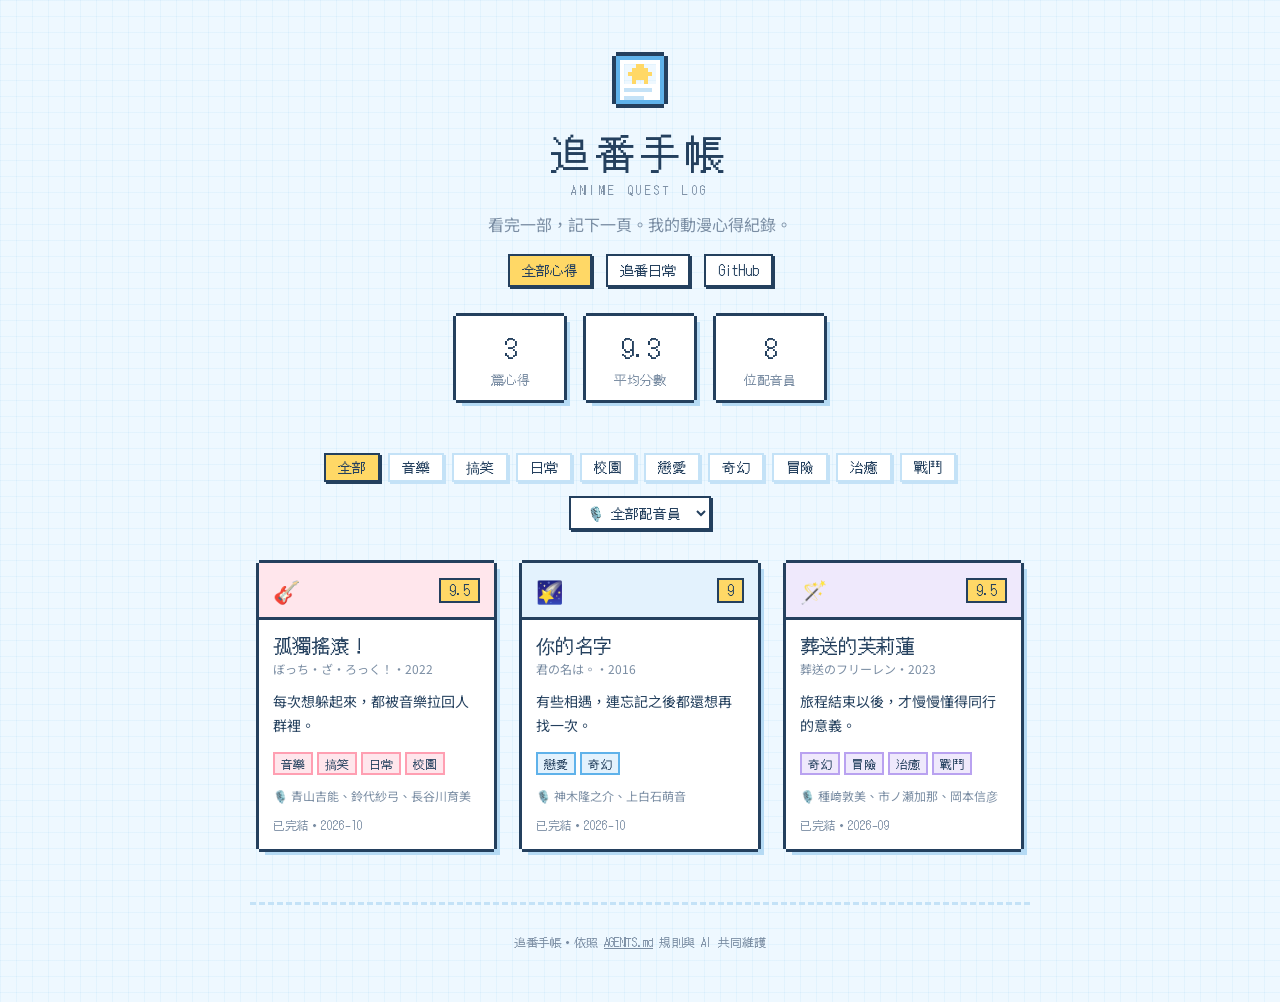
<file: index.html>
<!DOCTYPE html>
<html lang="zh-Hant-TW">
<head>
  <meta charset="UTF-8">
  <meta name="viewport" content="width=device-width, initial-scale=1">
  <title>追番手帳｜我的動漫心得</title>
  <meta name="description" content="我的個人動漫心得紀錄：評分、喜歡與不喜歡的地方、推薦給誰。">
  <link rel="preconnect" href="https://fonts.googleapis.com">
  <link rel="preconnect" href="https://fonts.gstatic.com" crossorigin>
  <link href="https://fonts.googleapis.com/css2?family=DotGothic16&family=Noto+Sans+TC:wght@400;700&display=swap" rel="stylesheet">
  <link rel="icon" href="assets/logo.svg">
  <link rel="stylesheet" href="assets/style.css">
</head>
<body>
  <div class="wrap">
    <header class="site-head">
      <img class="logo" src="assets/logo.svg" alt="">
      <h1>追番手帳</h1>
      <p class="en">ANIME QUEST LOG</p>
      <p class="sub">看完一部，記下一頁。我的動漫心得紀錄。</p>
      <nav class="site-nav">
        <a href="index.html" class="on">全部心得</a>
        <a href="posts.html">追番日常</a>
        <a href="https://github.com/meimeielin/genAI_HW9">GitHub</a>
      </nav>
      <div class="stats">
        <div class="px-box"><b id="stat-count">0</b>篇心得</div>
        <div class="px-box"><b id="stat-avg">-</b>平均分數</div>
        <div class="px-box"><b id="stat-cv">0</b>位配音員</div>
      </div>
    </header>

    <div class="filters" id="filters"></div>
    <div class="cv-wrap"><select id="cv-filter" aria-label="依配音員篩選"></select></div>
    <main class="cards" id="cards"></main>

    <footer class="site-foot">
      追番手帳・依照 <a href="https://github.com/meimeielin/genAI_HW9/blob/main/AGENTS.md">AGENTS.md</a> 規則與 AI 共同維護
    </footer>
  </div>
  <script src="assets/main.js"></script>
</body>
</html>
</file>
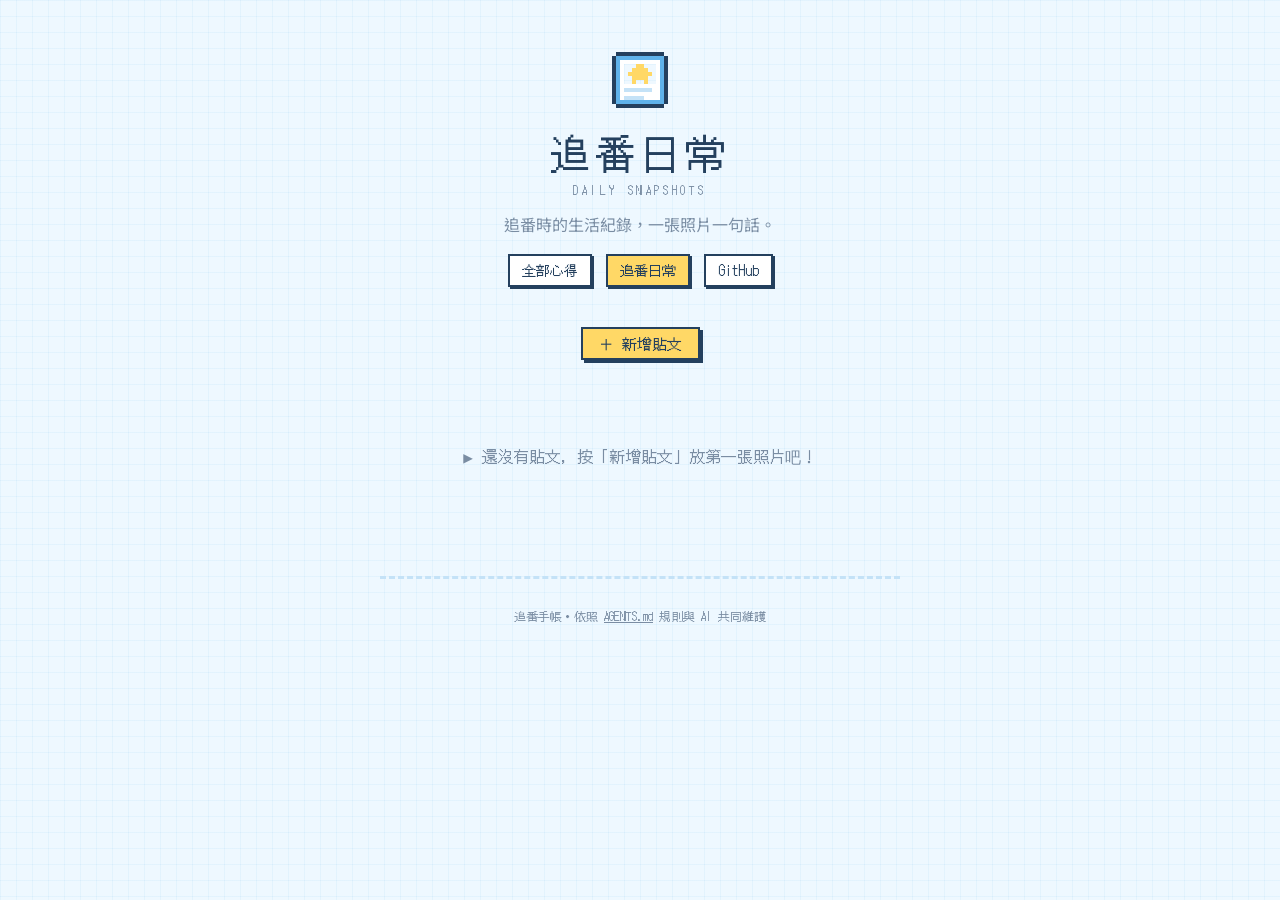
<file: posts.html>
<!DOCTYPE html>
<html lang="zh-Hant-TW">
<head>
  <meta charset="UTF-8">
  <meta name="viewport" content="width=device-width, initial-scale=1">
  <title>追番日常｜追番手帳</title>
  <meta name="description" content="追番時的生活照片，一張照片一句話。">
  <link rel="preconnect" href="https://fonts.googleapis.com">
  <link rel="preconnect" href="https://fonts.gstatic.com" crossorigin>
  <link href="https://fonts.googleapis.com/css2?family=DotGothic16&family=Noto+Sans+TC:wght@400;700&display=swap" rel="stylesheet">
  <link rel="icon" href="assets/logo.svg">
  <link rel="stylesheet" href="assets/style.css">
</head>
<body>
  <div class="wrap feed-wrap">
    <header class="site-head">
      <img class="logo" src="assets/logo.svg" alt="">
      <h1>追番日常</h1>
      <p class="en">DAILY SNAPSHOTS</p>
      <p class="sub">追番時的生活紀錄，一張照片一句話。</p>
      <nav class="site-nav">
        <a href="index.html">全部心得</a>
        <a href="posts.html" class="on">追番日常</a>
        <a href="https://github.com/meimeielin/genAI_HW9">GitHub</a>
      </nav>
    </header>

    <!-- 上傳區：照片只存在這台電腦的瀏覽器（草稿），發布流程見 AGENTS.md 8.5 -->
    <div class="upload-bar">
      <button class="btn-px" id="open-upload" type="button">＋ 新增貼文</button>
    </div>

    <form class="upload px-box" id="upload" hidden>
      <div class="bar-top"><i></i>NEW POST</div>
      <div class="upload-body">
        <label class="drop" id="drop">
          <input type="file" id="photo" accept="image/*" required>
          <img id="preview" alt="" hidden>
          <span id="drop-hint">📷 點這裡選一張照片</span>
        </label>
        <label class="field"><span>想說的話（100 字內）</span>
          <textarea id="caption" maxlength="100" rows="3" required placeholder="今天邊吃布丁邊追《孤獨搖滾！》"></textarea>
        </label>
        <label class="field"><span>照片說明（給看不到圖的人，例如：桌上的布丁和筆電）</span>
          <input type="text" id="alt" maxlength="60" required>
        </label>
        <div class="field-row">
          <label class="field"><span>日期</span><input type="date" id="date" required></label>
          <label class="field"><span>相關心得（可不選）</span><select id="review"><option value="">－ 無 －</option></select></label>
        </div>
        <p class="hint">⚠️ 只放自己拍的照片，不要放動漫截圖或官方圖。拍到別人的臉要先問過對方。</p>
        <div class="actions">
          <button class="btn-px" type="submit">存成草稿</button>
          <button class="btn-px ghost" type="button" id="cancel">取消</button>
        </div>
      </div>
    </form>

    <main class="feed" id="feed"></main>

    <footer class="site-foot">
      追番手帳・依照 <a href="https://github.com/meimeielin/genAI_HW9/blob/main/AGENTS.md">AGENTS.md</a> 規則與 AI 共同維護
    </footer>
  </div>
  <script src="assets/posts.js"></script>
</body>
</html>
</file>
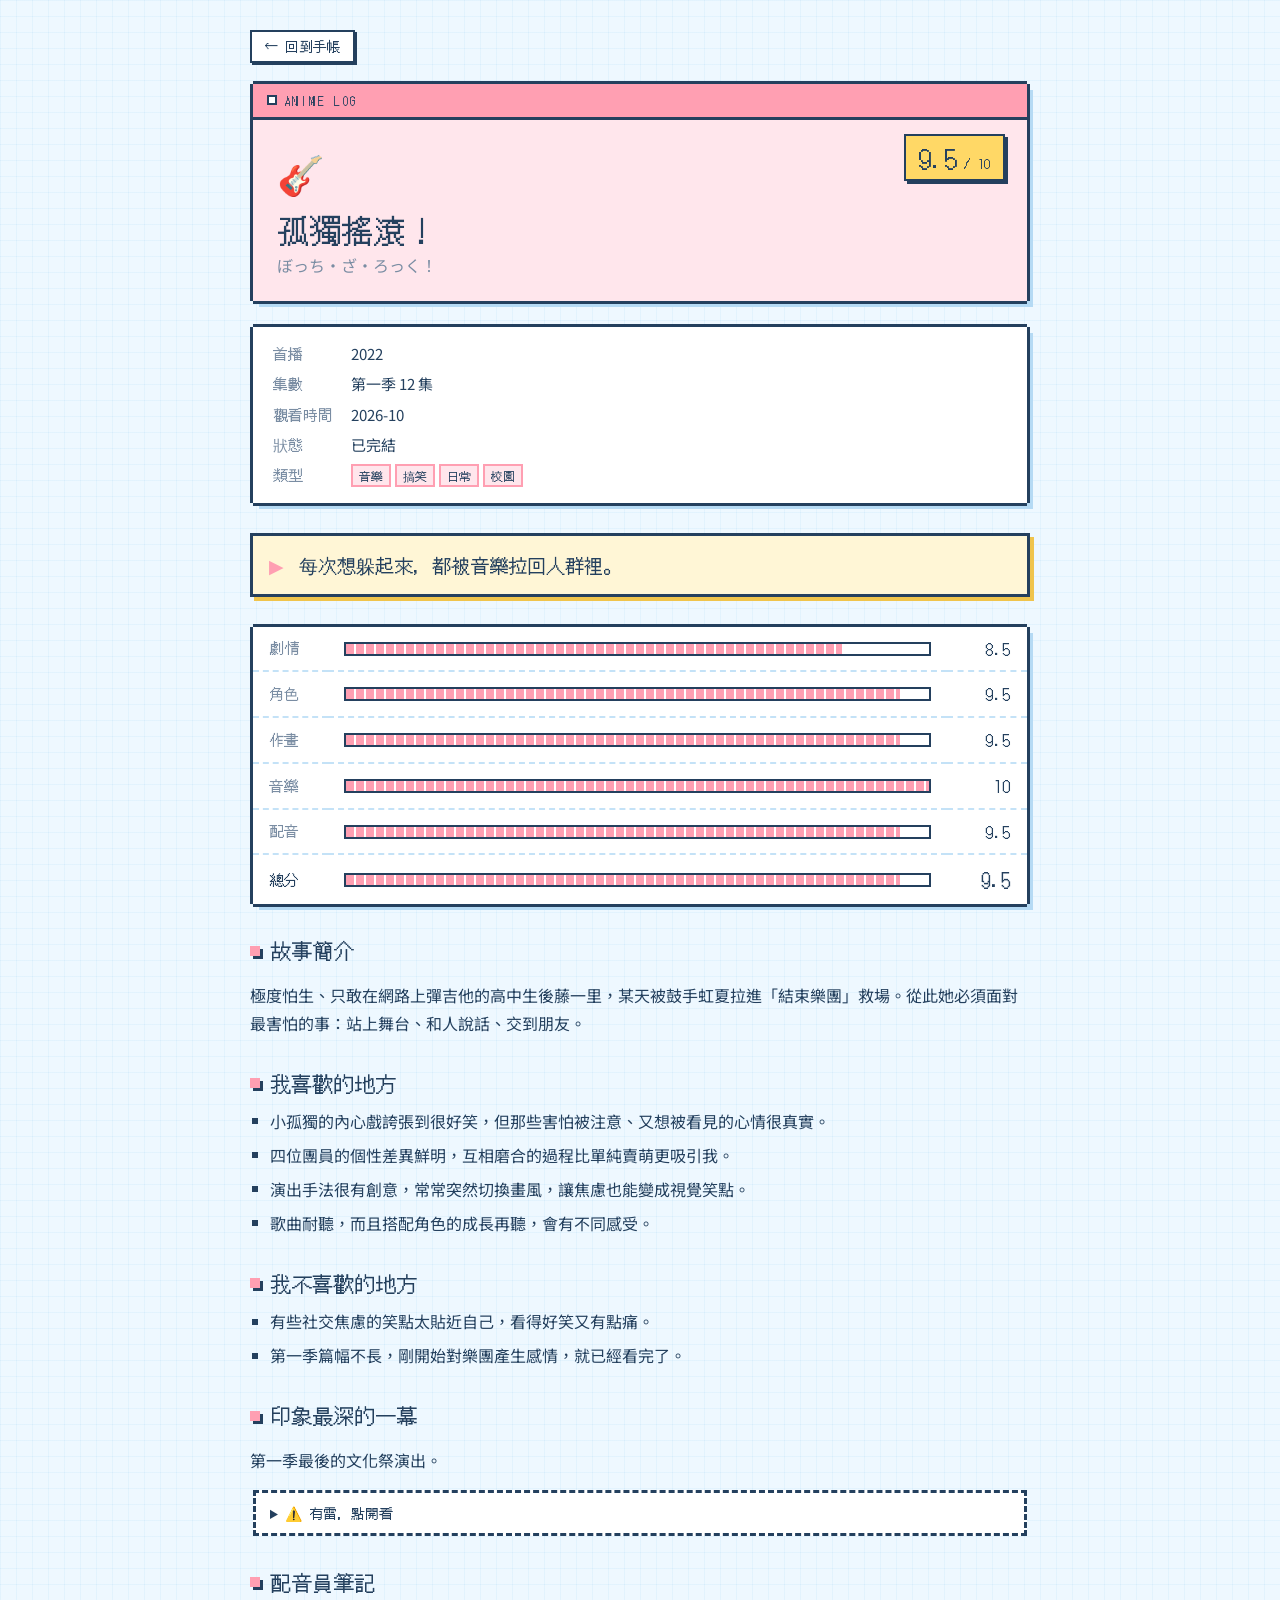
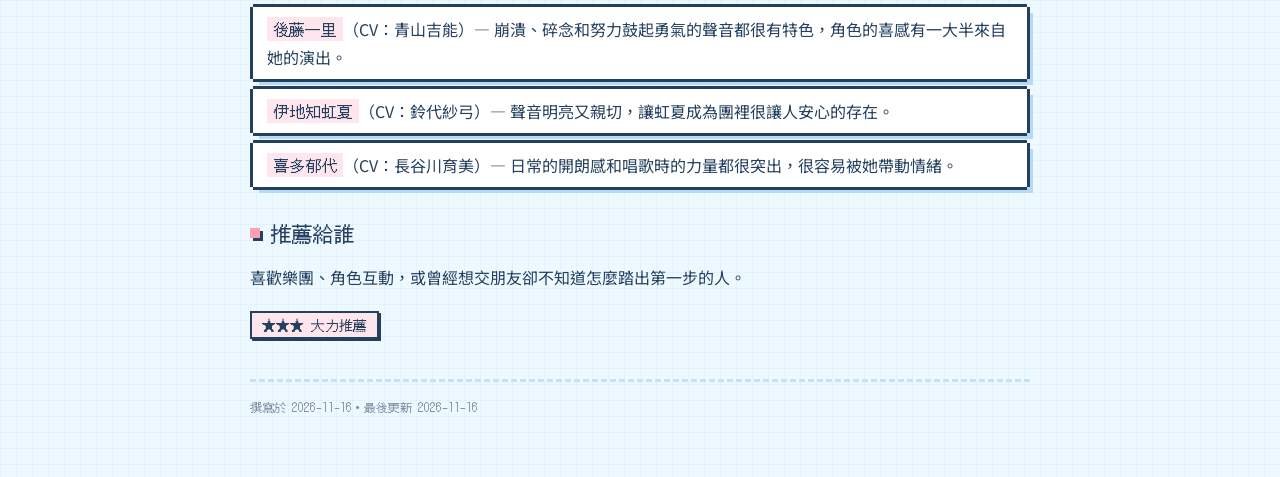
<file: reviews/bocchi-the-rock.html>
<!DOCTYPE html>
<html lang="zh-Hant-TW">
<head>
  <meta charset="UTF-8">
  <meta name="viewport" content="width=device-width, initial-scale=1">
  <title>孤獨搖滾！｜追番手帳</title>
  <meta name="description" content="每次想躲起來，都被音樂拉回人群裡。">
  <link rel="preconnect" href="https://fonts.googleapis.com">
  <link rel="preconnect" href="https://fonts.gstatic.com" crossorigin>
  <link href="https://fonts.googleapis.com/css2?family=DotGothic16&family=Noto+Sans+TC:wght@400;700&display=swap" rel="stylesheet">
  <link rel="icon" href="../assets/logo.svg">
  <link rel="stylesheet" href="../assets/style.css">
</head>
<body class="accent-sakura">
  <div class="wrap review">
    <!-- 1. 返回連結 -->
    <a class="back" href="../index.html">← 回到手帳</a>

    <!-- 2. 標題區 -->
    <header class="review-head px-box">
      <div class="bar-top"><i></i>ANIME LOG</div>
      <div class="inner">
        <div class="emoji">🎸</div>
        <h1>孤獨搖滾！</h1>
        <p class="original">ぼっち・ざ・ろっく！</p>
      </div>
      <span class="score-badge">9.5<small> / 10</small></span>
    </header>

    <!-- 3. 基本資料 -->
    <dl class="meta px-box">
      <dt>首播</dt><dd>2022</dd>
      <dt>集數</dt><dd>第一季 12 集</dd>
      <dt>觀看時間</dt><dd>2026-10</dd>
      <dt>狀態</dt><dd>已完結</dd>
      <dt>類型</dt><dd><span class="tag">音樂</span><span class="tag">搞笑</span><span class="tag">日常</span><span class="tag">校園</span></dd>
    </dl>

    <!-- 4. 一句話短評（30 字內，不能有雷） -->
    <blockquote class="oneliner">每次想躲起來，都被音樂拉回人群裡。</blockquote>

    <!-- 5. 評分（--score 和數字要一致） -->
    <table class="scores px-box">
      <tr><th>劇情</th><td><div class="bar"><span style="--score: 8.5"></span></div></td><td class="num">8.5</td></tr>
      <tr><th>角色</th><td><div class="bar"><span style="--score: 9.5"></span></div></td><td class="num">9.5</td></tr>
      <tr><th>作畫</th><td><div class="bar"><span style="--score: 9.5"></span></div></td><td class="num">9.5</td></tr>
      <tr><th>音樂</th><td><div class="bar"><span style="--score: 10"></span></div></td><td class="num">10</td></tr>
      <tr><th>配音</th><td><div class="bar"><span style="--score: 9.5"></span></div></td><td class="num">9.5</td></tr>
      <tr class="total"><th>總分</th><td><div class="bar"><span style="--score: 9.5"></span></div></td><td class="num">9.5</td></tr>
    </table>

    <!-- 6. 故事簡介（無雷，100 字內） -->
    <section id="story">
      <h2>故事簡介</h2>
      <p>極度怕生、只敢在網路上彈吉他的高中生後藤一里，某天被鼓手虹夏拉進「結束樂團」救場。從此她必須面對最害怕的事：站上舞台、和人說話、交到朋友。</p>
    </section>

    <!-- 7. 我喜歡的地方（2～5 點） -->
    <section id="likes">
      <h2>我喜歡的地方</h2>
      <ul>
        <li>小孤獨的內心戲誇張到很好笑，但那些害怕被注意、又想被看見的心情很真實。</li>
        <li>四位團員的個性差異鮮明，互相磨合的過程比單純賣萌更吸引我。</li>
        <li>演出手法很有創意，常常突然切換畫風，讓焦慮也能變成視覺笑點。</li>
        <li>歌曲耐聽，而且搭配角色的成長再聽，會有不同感受。</li>
      </ul>
    </section>

    <!-- 8. 我不喜歡的地方（1～3 點） -->
    <section id="dislikes">
      <h2>我不喜歡的地方</h2>
      <ul>
        <li>有些社交焦慮的笑點太貼近自己，看得好笑又有點痛。</li>
        <li>第一季篇幅不長，剛開始對樂團產生感情，就已經看完了。</li>
      </ul>
    </section>

    <!-- 9. 印象最深的一幕（有雷就包進 details.spoiler） -->
    <section id="moment">
      <h2>印象最深的一幕</h2>
      <p>第一季最後的文化祭演出。</p>
      <details class="spoiler">
        <summary>⚠️ 有雷，點開看</summary>
        <p>文化祭演出時，喜多發現小孤獨的吉他出了狀況，主動用演奏爭取時間，接著小孤獨拿起玻璃瓶完成滑音。最讓我感動的是，她們已經能在舞台上察覺彼此的困境，並且接住對方。</p>
      </details>
    </section>

    <!-- 10. 配音員筆記（1～4 位，格式見 AGENTS.md 4.5） -->
    <section id="voice">
      <h2>配音員筆記</h2>
      <ul class="cast">
        <li class="px-box"><b>後藤一里</b>（CV：青山吉能）— 崩潰、碎念和努力鼓起勇氣的聲音都很有特色，角色的喜感有一大半來自她的演出。</li>
        <li class="px-box"><b>伊地知虹夏</b>（CV：鈴代紗弓）— 聲音明亮又親切，讓虹夏成為團裡很讓人安心的存在。</li>
        <li class="px-box"><b>喜多郁代</b>（CV：長谷川育美）— 日常的開朗感和唱歌時的力量都很突出，很容易被她帶動情緒。</li>
      </ul>
    </section>

    <!-- 11. 推薦給誰（rec-1／rec-2／rec-3） -->
    <section id="recommend">
      <h2>推薦給誰</h2>
      <p>喜歡樂團、角色互動，或曾經想交朋友卻不知道怎麼踏出第一步的人。</p>
      <span class="rec rec-3"></span>
    </section>

    <!-- 12. 頁尾 -->
    <footer class="review-foot">
      撰寫於 2026-11-16・最後更新 2026-11-16
    </footer>
  </div>
</body>
</html>
</file>
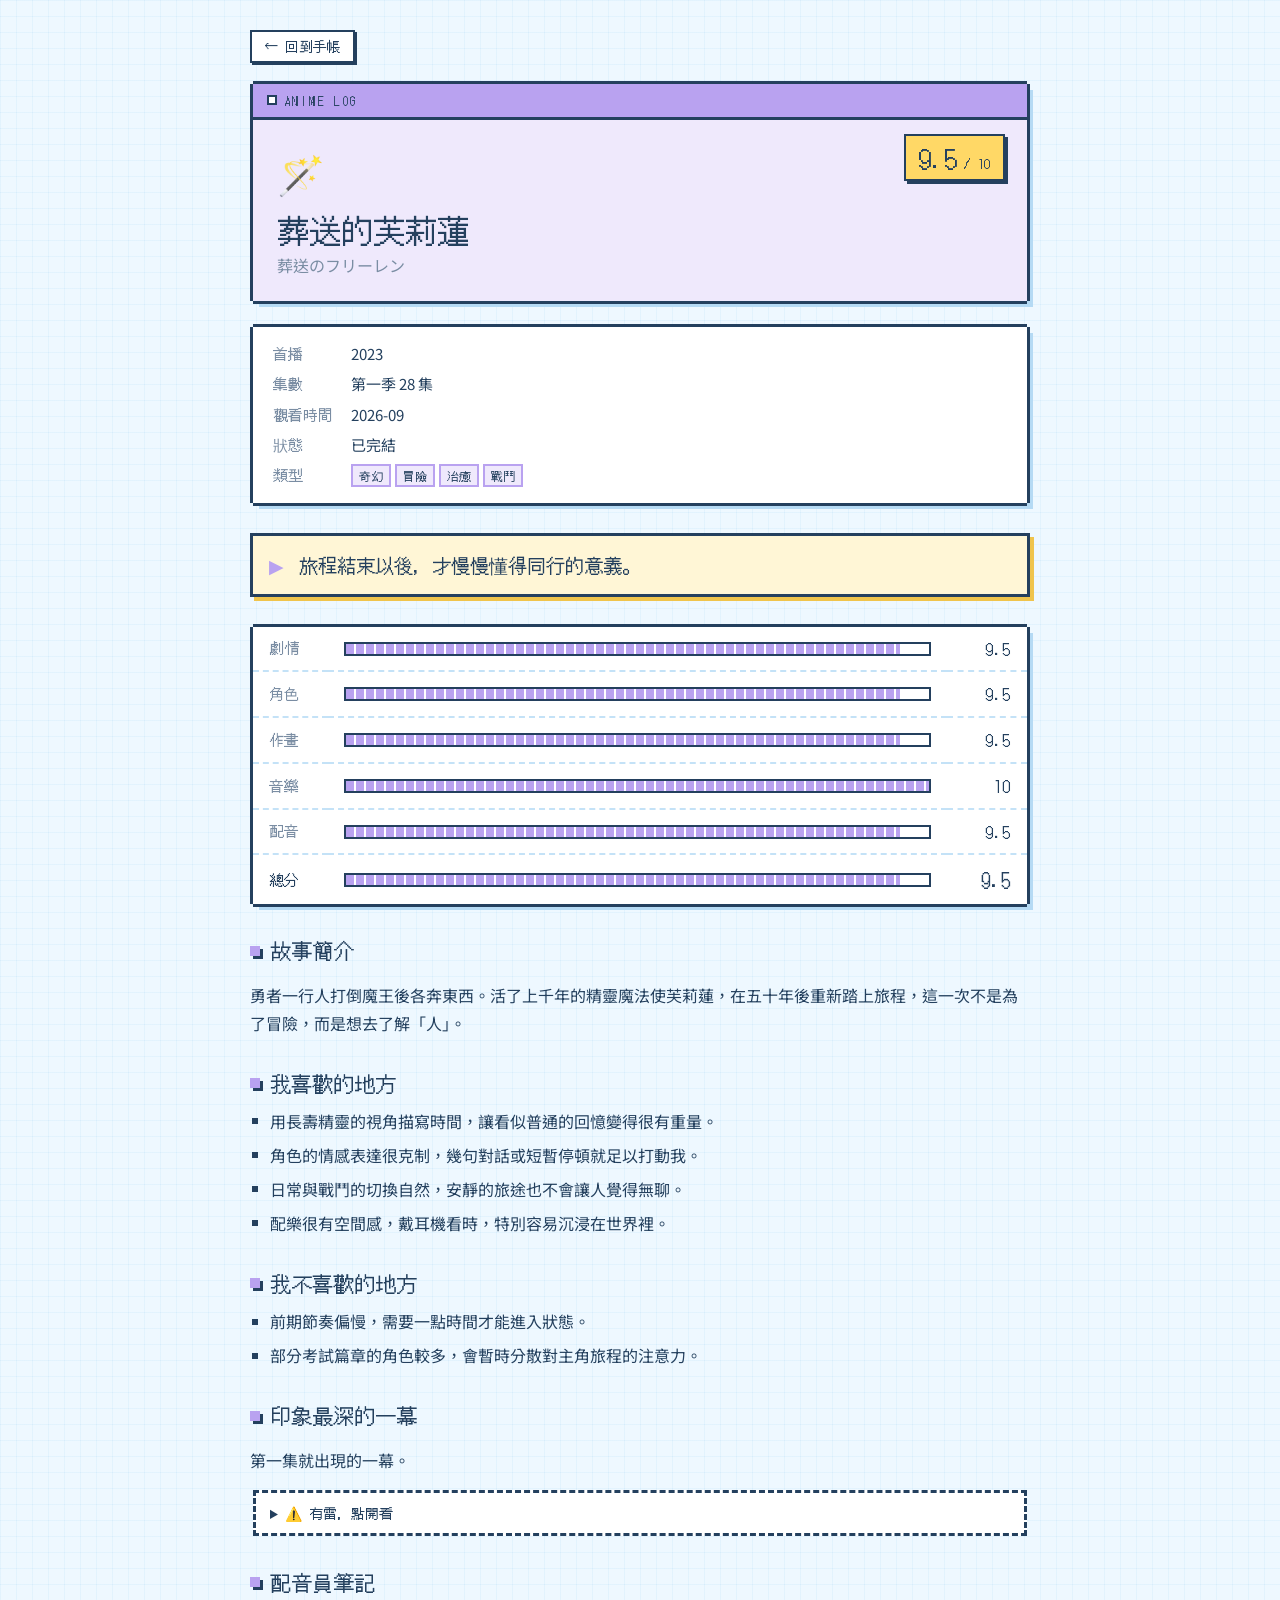
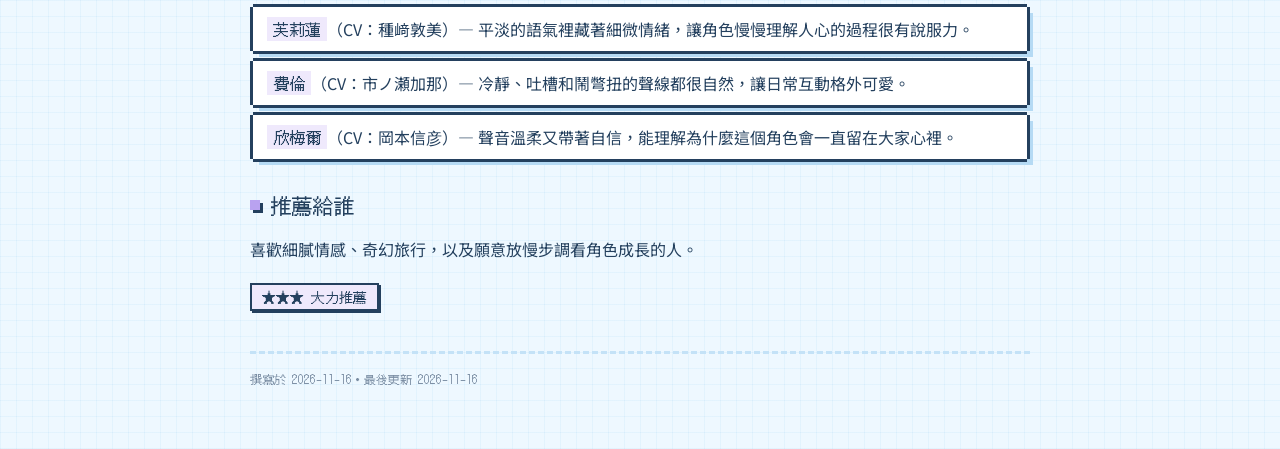
<file: reviews/frieren.html>
<!DOCTYPE html>
<html lang="zh-Hant-TW">
<head>
  <meta charset="UTF-8">
  <meta name="viewport" content="width=device-width, initial-scale=1">
  <title>葬送的芙莉蓮｜追番手帳</title>
  <meta name="description" content="旅程結束以後，才慢慢懂得同行的意義。">
  <link rel="preconnect" href="https://fonts.googleapis.com">
  <link rel="preconnect" href="https://fonts.gstatic.com" crossorigin>
  <link href="https://fonts.googleapis.com/css2?family=DotGothic16&family=Noto+Sans+TC:wght@400;700&display=swap" rel="stylesheet">
  <link rel="icon" href="../assets/logo.svg">
  <link rel="stylesheet" href="../assets/style.css">
</head>
<body class="accent-lavender">
  <div class="wrap review">
    <!-- 1. 返回連結 -->
    <a class="back" href="../index.html">← 回到手帳</a>

    <!-- 2. 標題區 -->
    <header class="review-head px-box">
      <div class="bar-top"><i></i>ANIME LOG</div>
      <div class="inner">
        <div class="emoji">🪄</div>
        <h1>葬送的芙莉蓮</h1>
        <p class="original">葬送のフリーレン</p>
      </div>
      <span class="score-badge">9.5<small> / 10</small></span>
    </header>

    <!-- 3. 基本資料 -->
    <dl class="meta px-box">
      <dt>首播</dt><dd>2023</dd>
      <dt>集數</dt><dd>第一季 28 集</dd>
      <dt>觀看時間</dt><dd>2026-09</dd>
      <dt>狀態</dt><dd>已完結</dd>
      <dt>類型</dt><dd><span class="tag">奇幻</span><span class="tag">冒險</span><span class="tag">治癒</span><span class="tag">戰鬥</span></dd>
    </dl>

    <!-- 4. 一句話短評（30 字內，不能有雷） -->
    <blockquote class="oneliner">旅程結束以後，才慢慢懂得同行的意義。</blockquote>

    <!-- 5. 評分（--score 和數字要一致） -->
    <table class="scores px-box">
      <tr><th>劇情</th><td><div class="bar"><span style="--score: 9.5"></span></div></td><td class="num">9.5</td></tr>
      <tr><th>角色</th><td><div class="bar"><span style="--score: 9.5"></span></div></td><td class="num">9.5</td></tr>
      <tr><th>作畫</th><td><div class="bar"><span style="--score: 9.5"></span></div></td><td class="num">9.5</td></tr>
      <tr><th>音樂</th><td><div class="bar"><span style="--score: 10"></span></div></td><td class="num">10</td></tr>
      <tr><th>配音</th><td><div class="bar"><span style="--score: 9.5"></span></div></td><td class="num">9.5</td></tr>
      <tr class="total"><th>總分</th><td><div class="bar"><span style="--score: 9.5"></span></div></td><td class="num">9.5</td></tr>
    </table>

    <!-- 6. 故事簡介（無雷，100 字內） -->
    <section id="story">
      <h2>故事簡介</h2>
      <p>勇者一行人打倒魔王後各奔東西。活了上千年的精靈魔法使芙莉蓮，在五十年後重新踏上旅程，這一次不是為了冒險，而是想去了解「人」。</p>
    </section>

    <!-- 7. 我喜歡的地方（2～5 點） -->
    <section id="likes">
      <h2>我喜歡的地方</h2>
      <ul>
        <li>用長壽精靈的視角描寫時間，讓看似普通的回憶變得很有重量。</li>
        <li>角色的情感表達很克制，幾句對話或短暫停頓就足以打動我。</li>
        <li>日常與戰鬥的切換自然，安靜的旅途也不會讓人覺得無聊。</li>
        <li>配樂很有空間感，戴耳機看時，特別容易沉浸在世界裡。</li>
      </ul>
    </section>

    <!-- 8. 我不喜歡的地方（1～3 點） -->
    <section id="dislikes">
      <h2>我不喜歡的地方</h2>
      <ul>
        <li>前期節奏偏慢，需要一點時間才能進入狀態。</li>
        <li>部分考試篇章的角色較多，會暫時分散對主角旅程的注意力。</li>
      </ul>
    </section>

    <!-- 9. 印象最深的一幕（有雷就包進 details.spoiler） -->
    <section id="moment">
      <h2>印象最深的一幕</h2>
      <p>第一集就出現的一幕。</p>
      <details class="spoiler">
        <summary>⚠️ 有雷，點開看</summary>
        <p>芙莉蓮在欣梅爾的葬禮上，哭著問自己為什麼沒有試著多了解他。我覺得最難過的不是離別本身，而是她直到那一刻，才發現自己已經錯過了認識他的機會。</p>
      </details>
    </section>

    <!-- 10. 配音員筆記（1～4 位，格式見 AGENTS.md 4.5） -->
    <section id="voice">
      <h2>配音員筆記</h2>
      <ul class="cast">
        <li class="px-box"><b>芙莉蓮</b>（CV：種﨑敦美）— 平淡的語氣裡藏著細微情緒，讓角色慢慢理解人心的過程很有說服力。</li>
        <li class="px-box"><b>費倫</b>（CV：市ノ瀬加那）— 冷靜、吐槽和鬧彆扭的聲線都很自然，讓日常互動格外可愛。</li>
        <li class="px-box"><b>欣梅爾</b>（CV：岡本信彦）— 聲音溫柔又帶著自信，能理解為什麼這個角色會一直留在大家心裡。</li>
      </ul>
    </section>

    <!-- 11. 推薦給誰（rec-1／rec-2／rec-3） -->
    <section id="recommend">
      <h2>推薦給誰</h2>
      <p>喜歡細膩情感、奇幻旅行，以及願意放慢步調看角色成長的人。</p>
      <span class="rec rec-3"></span>
    </section>

    <!-- 12. 頁尾 -->
    <footer class="review-foot">
      撰寫於 2026-11-16・最後更新 2026-11-16
    </footer>
  </div>
</body>
</html>
</file>
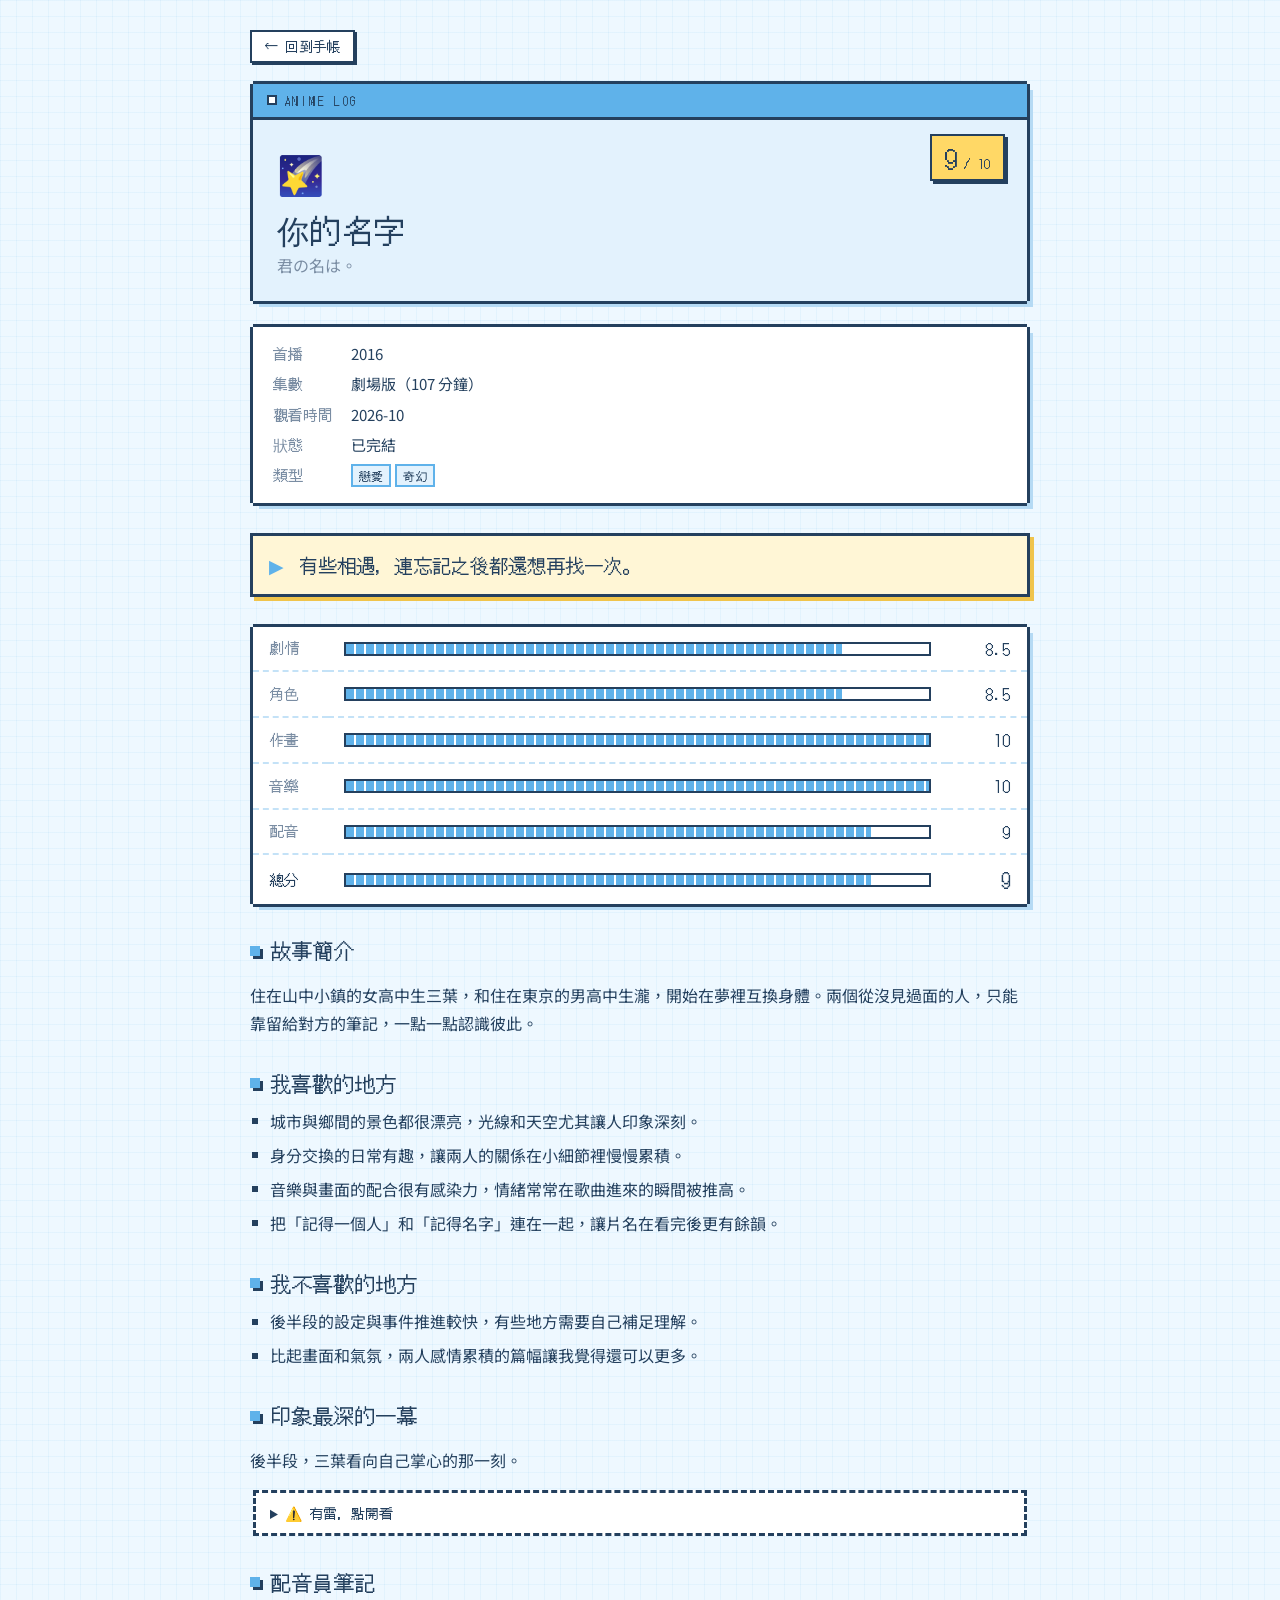
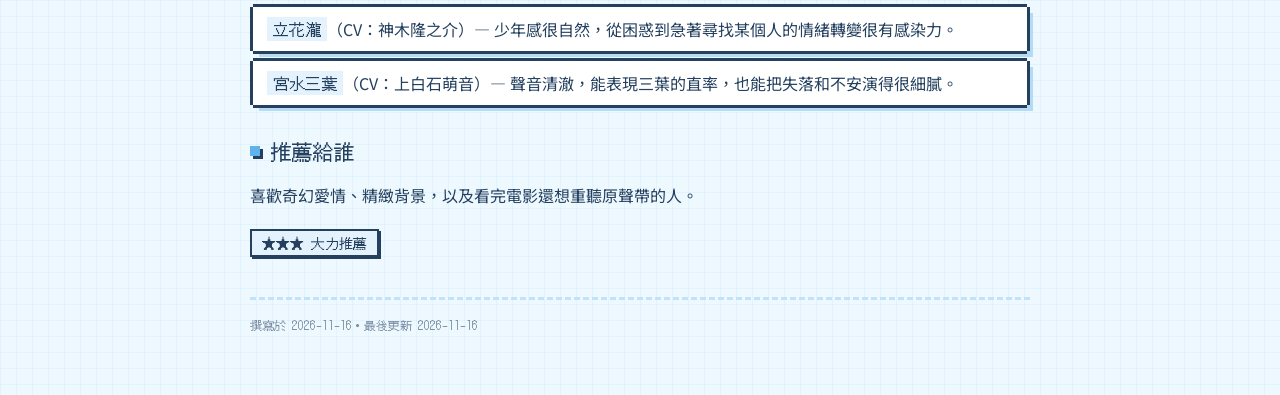
<file: reviews/your-name.html>
<!DOCTYPE html>
<html lang="zh-Hant-TW">
<head>
  <meta charset="UTF-8">
  <meta name="viewport" content="width=device-width, initial-scale=1">
  <title>你的名字｜追番手帳</title>
  <meta name="description" content="有些相遇，連忘記之後都還想再找一次。">
  <link rel="preconnect" href="https://fonts.googleapis.com">
  <link rel="preconnect" href="https://fonts.gstatic.com" crossorigin>
  <link href="https://fonts.googleapis.com/css2?family=DotGothic16&family=Noto+Sans+TC:wght@400;700&display=swap" rel="stylesheet">
  <link rel="icon" href="../assets/logo.svg">
  <link rel="stylesheet" href="../assets/style.css">
</head>
<body class="accent-sky">
  <div class="wrap review">
    <!-- 1. 返回連結 -->
    <a class="back" href="../index.html">← 回到手帳</a>

    <!-- 2. 標題區 -->
    <header class="review-head px-box">
      <div class="bar-top"><i></i>ANIME LOG</div>
      <div class="inner">
        <div class="emoji">🌠</div>
        <h1>你的名字</h1>
        <p class="original">君の名は。</p>
      </div>
      <span class="score-badge">9<small> / 10</small></span>
    </header>

    <!-- 3. 基本資料 -->
    <dl class="meta px-box">
      <dt>首播</dt><dd>2016</dd>
      <dt>集數</dt><dd>劇場版（107 分鐘）</dd>
      <dt>觀看時間</dt><dd>2026-10</dd>
      <dt>狀態</dt><dd>已完結</dd>
      <dt>類型</dt><dd><span class="tag">戀愛</span><span class="tag">奇幻</span></dd>
    </dl>

    <!-- 4. 一句話短評（30 字內，不能有雷） -->
    <blockquote class="oneliner">有些相遇，連忘記之後都還想再找一次。</blockquote>

    <!-- 5. 評分（--score 和數字要一致） -->
    <table class="scores px-box">
      <tr><th>劇情</th><td><div class="bar"><span style="--score: 8.5"></span></div></td><td class="num">8.5</td></tr>
      <tr><th>角色</th><td><div class="bar"><span style="--score: 8.5"></span></div></td><td class="num">8.5</td></tr>
      <tr><th>作畫</th><td><div class="bar"><span style="--score: 10"></span></div></td><td class="num">10</td></tr>
      <tr><th>音樂</th><td><div class="bar"><span style="--score: 10"></span></div></td><td class="num">10</td></tr>
      <tr><th>配音</th><td><div class="bar"><span style="--score: 9"></span></div></td><td class="num">9</td></tr>
      <tr class="total"><th>總分</th><td><div class="bar"><span style="--score: 9"></span></div></td><td class="num">9</td></tr>
    </table>

    <!-- 6. 故事簡介（無雷，100 字內） -->
    <section id="story">
      <h2>故事簡介</h2>
      <p>住在山中小鎮的女高中生三葉，和住在東京的男高中生瀧，開始在夢裡互換身體。兩個從沒見過面的人，只能靠留給對方的筆記，一點一點認識彼此。</p>
    </section>

    <!-- 7. 我喜歡的地方（2～5 點） -->
    <section id="likes">
      <h2>我喜歡的地方</h2>
      <ul>
        <li>城市與鄉間的景色都很漂亮，光線和天空尤其讓人印象深刻。</li>
        <li>身分交換的日常有趣，讓兩人的關係在小細節裡慢慢累積。</li>
        <li>音樂與畫面的配合很有感染力，情緒常常在歌曲進來的瞬間被推高。</li>
        <li>把「記得一個人」和「記得名字」連在一起，讓片名在看完後更有餘韻。</li>
      </ul>
    </section>

    <!-- 8. 我不喜歡的地方（1～3 點） -->
    <section id="dislikes">
      <h2>我不喜歡的地方</h2>
      <ul>
        <li>後半段的設定與事件推進較快，有些地方需要自己補足理解。</li>
        <li>比起畫面和氣氛，兩人感情累積的篇幅讓我覺得還可以更多。</li>
      </ul>
    </section>

    <!-- 9. 印象最深的一幕（有雷就包進 details.spoiler） -->
    <section id="moment">
      <h2>印象最深的一幕</h2>
      <p>後半段，三葉看向自己掌心的那一刻。</p>
      <details class="spoiler">
        <summary>⚠️ 有雷，點開看</summary>
        <p>三葉張開手，發現掌心留下的不是名字，而是「喜歡你」。那一刻很浪漫，也很讓人著急，因為她最需要的是記住對方的線索，得到的卻是一句快要找不到對象的告白。</p>
      </details>
    </section>

    <!-- 10. 配音員筆記（1～4 位，格式見 AGENTS.md 4.5） -->
    <section id="voice">
      <h2>配音員筆記</h2>
      <ul class="cast">
        <li class="px-box"><b>立花瀧</b>（CV：神木隆之介）— 少年感很自然，從困惑到急著尋找某個人的情緒轉變很有感染力。</li>
        <li class="px-box"><b>宮水三葉</b>（CV：上白石萌音）— 聲音清澈，能表現三葉的直率，也能把失落和不安演得很細膩。</li>
      </ul>
    </section>

    <!-- 11. 推薦給誰（rec-1／rec-2／rec-3） -->
    <section id="recommend">
      <h2>推薦給誰</h2>
      <p>喜歡奇幻愛情、精緻背景，以及看完電影還想重聽原聲帶的人。</p>
      <span class="rec rec-3"></span>
    </section>

    <!-- 12. 頁尾 -->
    <footer class="review-foot">
      撰寫於 2026-11-16・最後更新 2026-11-16
    </footer>
  </div>
</body>
</html>
</file>
<file: assets/style.css>
/* ===== 追番手帳：全站唯一樣式表（像素風） =====
   規則見 AGENTS.md 第 3 節。:root 的色票數值不可更改。 */

:root {
  --bg: #EEF8FF;
  --paper: #FFFFFF;
  --ink: #24405E;
  --muted: #7A8DA3;
  --line: #24405E;
  --edge: #C4E2F7;
  --drop: #B5DAF4;
  --yellow: #FFD866;

  --accent: #5FB2EA;
  --accent-soft: #E3F2FD;

  --pixel: "DotGothic16", "PingFang TC", "Microsoft JhengHei", monospace;
  --sans: -apple-system, BlinkMacSystemFont, "PingFang TC", "Noto Sans TC", "Microsoft JhengHei", sans-serif;
  --max: 820px;
}

/* ---- 作品代表色（AGENTS.md 3.2，只能用這 8 個） ---- */
.accent-sakura   { --accent: #FF9FB2; --accent-soft: #FFE6EC; }
.accent-sky      { --accent: #5FB2EA; --accent-soft: #E3F2FD; }
.accent-matcha   { --accent: #86D595; --accent-soft: #E4F6E7; }
.accent-lemon    { --accent: #FFD866; --accent-soft: #FFF6D6; }
.accent-lavender { --accent: #B9A2F0; --accent-soft: #EFE9FC; }
.accent-coral    { --accent: #FFB36B; --accent-soft: #FFEEDC; }
.accent-ocean    { --accent: #2F78B7; --accent-soft: #DCEAF6; }
.accent-ink      { --accent: #24405E; --accent-soft: #E6ECF2; }

* { box-sizing: border-box; }

body {
  margin: 0;
  color: var(--ink);
  font-family: var(--sans);
  font-size: 16px;
  line-height: 1.75;
  background-color: var(--bg);
  /* 像素方格紙 */
  background-image:
    linear-gradient(rgba(95, 178, 234, .08) 1px, transparent 1px),
    linear-gradient(90deg, rgba(95, 178, 234, .08) 1px, transparent 1px);
  background-size: 16px 16px;
}

a { color: inherit; }
h1, h2, h3 { font-family: var(--pixel); font-weight: 400; line-height: 1.35; }
.wrap { max-width: var(--max); margin: 0 auto; padding: 0 20px; }

/* ---- 像素缺角外框：四個角少一格，像 8-bit 視窗 ---- */
.px-box {
  background: var(--paper);
  margin: 3px;
  box-shadow:
    0 -3px 0 0 var(--line), 0 3px 0 0 var(--line),
    -3px 0 0 0 var(--line), 3px 0 0 0 var(--line),
    6px 6px 0 0 var(--drop);
}

/* ===== 首頁 ===== */
.site-head { padding: 48px 0 18px; text-align: center; }
.logo { width: 64px; height: 64px; image-rendering: pixelated; shape-rendering: crispEdges; }
.site-head h1 { margin: 6px 0 0; font-size: 40px; letter-spacing: .12em; }
.site-head .en { margin: 0; font-family: var(--pixel); font-size: 12px; letter-spacing: .3em; color: var(--muted); }
.site-head p.sub { margin: 10px 0 0; color: var(--muted); }

.site-nav { display: flex; justify-content: center; gap: 14px; margin-top: 16px; }
.site-nav a {
  font-family: var(--pixel); font-size: 14px; text-decoration: none;
  padding: 2px 12px; background: var(--paper); border: 2px solid var(--line);
  box-shadow: 2px 2px 0 var(--line);
}
.site-nav a.on { background: var(--yellow); }
.site-nav a:active { transform: translate(2px, 2px); box-shadow: none; }

.stats { display: flex; justify-content: center; gap: 16px; margin: 26px 0 6px; flex-wrap: wrap; }
.stats > div {
  min-width: 108px; padding: 8px 14px; text-align: center;
  font-family: var(--pixel); font-size: 13px; color: var(--muted);
}
.stats b { display: block; font-weight: 400; font-size: 26px; color: var(--ink); }

.filters { display: flex; flex-wrap: wrap; justify-content: center; gap: 8px; margin: 26px 0 14px; }
.filters button {
  font-family: var(--pixel); font-size: 14px; cursor: pointer;
  padding: 2px 12px; background: var(--paper); color: var(--ink);
  border: 2px solid var(--edge); box-shadow: 2px 2px 0 var(--edge);
}
.filters button.on { background: var(--yellow); border-color: var(--line); box-shadow: 2px 2px 0 var(--line); }

.cv-wrap { text-align: center; margin: 0 0 30px; }
.cv-wrap select {
  font-family: var(--pixel); font-size: 14px; color: var(--ink); cursor: pointer;
  padding: 4px 12px; border: 2px solid var(--line); border-radius: 0;
  background: var(--paper); box-shadow: 2px 2px 0 var(--line);
}

.cards { display: grid; gap: 26px 22px; grid-template-columns: repeat(auto-fill, minmax(230px, 1fr)); padding: 0 6px 50px; }

.card { display: block; text-decoration: none; transition: transform .08s steps(2); }
.card:hover { transform: translate(-2px, -2px); }
.card .card-top {
  display: flex; align-items: center; gap: 8px;
  background: var(--accent-soft); border-bottom: 3px solid var(--line); padding: 8px 14px;
}
.card .card-top .emoji { font-size: 22px; }
.card .card-top .score-badge { margin-left: auto; }
.card .card-body { padding: 12px 14px 14px; }
.card h2 { margin: 0; font-size: 19px; }
.card .original { margin: 0; font-size: 12px; color: var(--muted); }
.card .oneliner { margin: 10px 0; font-size: 14px; }
.card .cv { margin: 8px 0; font-size: 12px; color: var(--muted); }
.card .row { font-family: var(--pixel); font-size: 12px; color: var(--muted); }

.score-badge {
  display: inline-block; font-family: var(--pixel); font-size: 14px; line-height: 1.5;
  background: var(--yellow); border: 2px solid var(--line); padding: 0 8px;
}

.tag {
  display: inline-block; font-family: var(--pixel); font-size: 12px; line-height: 1.6;
  padding: 0 6px; margin: 2px 4px 2px 0;
  background: var(--accent-soft); border: 2px solid var(--accent); color: var(--ink);
}

.empty { grid-column: 1 / -1; text-align: center; color: var(--muted); font-family: var(--pixel); padding: 40px 0; }

.site-foot {
  text-align: center; color: var(--muted); font-family: var(--pixel); font-size: 12px;
  padding: 26px 0 50px; border-top: 3px dashed var(--edge);
}

/* ===== 心得頁 ===== */
.back {
  display: inline-block; margin: 30px 0 18px; text-decoration: none;
  font-family: var(--pixel); font-size: 14px;
  padding: 2px 12px; background: var(--paper); border: 2px solid var(--line); box-shadow: 2px 2px 0 var(--line);
}
.back:active { transform: translate(2px, 2px); box-shadow: none; }

.review-head { position: relative; padding: 0; margin-bottom: 26px; }
.bar-top {
  display: flex; align-items: center; gap: 8px; padding: 6px 14px;
  background: var(--accent); border-bottom: 3px solid var(--line);
  font-family: var(--pixel); font-size: 12px; letter-spacing: .2em;
}
.bar-top i { display: inline-block; width: 10px; height: 10px; background: var(--paper); border: 2px solid var(--line); }
.review-head .inner { padding: 20px 24px 22px; background: var(--accent-soft); }
.review-head .emoji { font-size: 38px; }
.review-head h1 { margin: 2px 0 0; font-size: 32px; }
.review-head .original { margin: 0; color: var(--muted); }
.review-head .score-badge { position: absolute; right: 22px; top: 50px; font-size: 26px; padding: 2px 12px; box-shadow: 3px 3px 0 var(--line); }
.review-head .score-badge small { font-size: 13px; }

.meta {
  display: grid; grid-template-columns: max-content 1fr; gap: 4px 18px;
  margin: 0 3px 30px; padding: 14px 20px; font-size: 15px;
}
.meta dt { font-family: var(--pixel); color: var(--muted); }
.meta dd { margin: 0; }

.oneliner { margin: 0 0 30px; }
blockquote.oneliner {
  position: relative; padding: 12px 18px 12px 46px;
  font-family: var(--pixel); font-size: 19px;
  background: #FFF6D6; border: 3px solid var(--line); box-shadow: 4px 4px 0 #F0C44C;
}
blockquote.oneliner::before { content: "▶"; position: absolute; left: 16px; top: 12px; color: var(--accent); }

.review section { margin-bottom: 32px; }
.review h2 { font-size: 21px; margin: 0 0 10px; display: flex; align-items: center; gap: 10px; }
.review h2::before {
  content: ""; width: 10px; height: 10px; flex: 0 0 10px;
  background: var(--accent); box-shadow: 3px 3px 0 var(--line);
}
.review ul { padding-left: 0; margin: 0; list-style: none; }
.review ul li { position: relative; padding-left: 20px; margin-bottom: 6px; }
.review ul li::before { content: ""; position: absolute; left: 2px; top: .7em; width: 6px; height: 6px; background: var(--ink); }

.scores { width: calc(100% - 6px); border-collapse: collapse; margin: 3px 3px 32px; }
.scores th, .scores td { padding: 7px 16px; text-align: left; border-bottom: 2px dashed var(--edge); font-size: 15px; }
.scores th { width: 5em; font-family: var(--pixel); font-weight: 400; color: var(--muted); }
.scores td.num { width: 4em; text-align: right; font-family: var(--pixel); font-size: 17px; }
.scores .bar { height: 14px; border: 2px solid var(--line); background: var(--paper); }
.scores .bar span {
  display: block; height: 100%; width: calc(var(--score, 0) * 10%);
  /* 一格一格的像素血條 */
  background: repeating-linear-gradient(90deg, var(--accent) 0 8px, transparent 8px 10px);
}
.scores tr.total th, .scores tr.total td { border-bottom: 0; color: var(--ink); }
.scores tr.total td.num { font-size: 20px; }

.review ul.cast li { padding: 8px 14px; margin-bottom: 10px; }
.review ul.cast li::before { display: none; }
.review ul.cast b { font-family: var(--pixel); font-weight: 400; background: var(--accent-soft); padding: 0 6px; }

.spoiler { margin: 10px 3px 0; padding: 8px 14px; background: var(--paper); border: 3px dashed var(--line); }
.spoiler summary { cursor: pointer; font-family: var(--pixel); font-size: 14px; }

.rec {
  display: inline-block; margin-top: 4px; font-family: var(--pixel); font-size: 14px;
  padding: 0 10px; background: var(--accent-soft); border: 2px solid var(--line); box-shadow: 2px 2px 0 var(--line);
}
.rec-3::before { content: "★★★ 大力推薦"; }
.rec-2::before { content: "★★☆ 推薦"; }
.rec-1::before { content: "★☆☆ 看心情"; }

.review-foot { margin: 40px 0 60px; padding-top: 14px; border-top: 3px dashed var(--edge); color: var(--muted); font-family: var(--pixel); font-size: 12px; }

/* ===== 追番日常（貼文牆，AGENTS.md 4.6） ===== */
.feed-wrap { max-width: 560px; }
.btn-px {
  font-family: var(--pixel); font-size: 15px; cursor: pointer; color: var(--ink);
  padding: 4px 16px; background: var(--yellow); border: 2px solid var(--line); box-shadow: 3px 3px 0 var(--line);
}
.btn-px:active { transform: translate(3px, 3px); box-shadow: none; }
.btn-px.ghost { background: var(--paper); }
.btn-px.sm { font-size: 13px; padding: 1px 10px; box-shadow: 2px 2px 0 var(--line); }
.upload-bar { text-align: center; margin: 22px 0 26px; }

.upload { margin-bottom: 34px; }
.upload .bar-top { background: var(--yellow); }
.upload-body { padding: 16px 18px 18px; }
.drop {
  display: grid; place-items: center; min-height: 180px; margin-bottom: 14px; cursor: pointer;
  background: var(--bg); border: 3px dashed var(--edge); font-family: var(--pixel); color: var(--muted);
}
.drop input { display: none; }
.drop img { max-width: 100%; max-height: 320px; display: block; }
.field { display: block; margin-bottom: 12px; }
.field > span { display: block; font-family: var(--pixel); font-size: 13px; color: var(--muted); }
.field input, .field textarea, .field select {
  width: 100%; font: inherit; color: var(--ink); padding: 6px 8px;
  border: 2px solid var(--edge); border-radius: 0; background: var(--paper); outline: none;
}
.field input:focus, .field textarea:focus, .field select:focus { border-color: var(--line); box-shadow: 2px 2px 0 var(--edge); }
.field-row { display: grid; grid-template-columns: 1fr 1fr; gap: 12px; }
.hint { font-size: 13px; background: #FFF6D6; padding: 4px 10px; margin: 0 0 14px; }
.actions { display: flex; gap: 10px; }

.feed { display: grid; gap: 34px; padding: 0 4px 50px; }
.post .post-top {
  display: flex; align-items: center; justify-content: space-between; gap: 8px;
  padding: 6px 14px; background: var(--accent-soft); border-bottom: 3px solid var(--line);
  font-family: var(--pixel); font-size: 13px;
}
.post-photo { display: block; width: 100%; aspect-ratio: 1 / 1; object-fit: cover; border-bottom: 3px solid var(--line); background: var(--bg); }
.post-body { padding: 12px 16px 16px; }
.post .caption { margin: 0 0 8px; }
.post-link { font-family: var(--pixel); font-size: 13px; text-decoration: none; color: var(--ink); background: var(--accent-soft); padding: 0 6px; }
.post .actions { margin-top: 12px; }
.stamp { font-family: var(--pixel); font-size: 12px; color: #C0392B; border: 2px solid #C0392B; padding: 0 5px; transform: rotate(-4deg); }
.post.draft .post-photo { opacity: .92; }
.notice { white-space: pre-wrap; font-family: var(--sans); font-size: 14px; padding: 14px 16px; margin: 0 3px 30px; cursor: pointer; }

@media (max-width: 560px) {
  .field-row { grid-template-columns: 1fr; }
  .review-head h1 { font-size: 26px; }
  .review-head .score-badge { position: static; display: inline-block; margin-top: 10px; }
}
</file>
